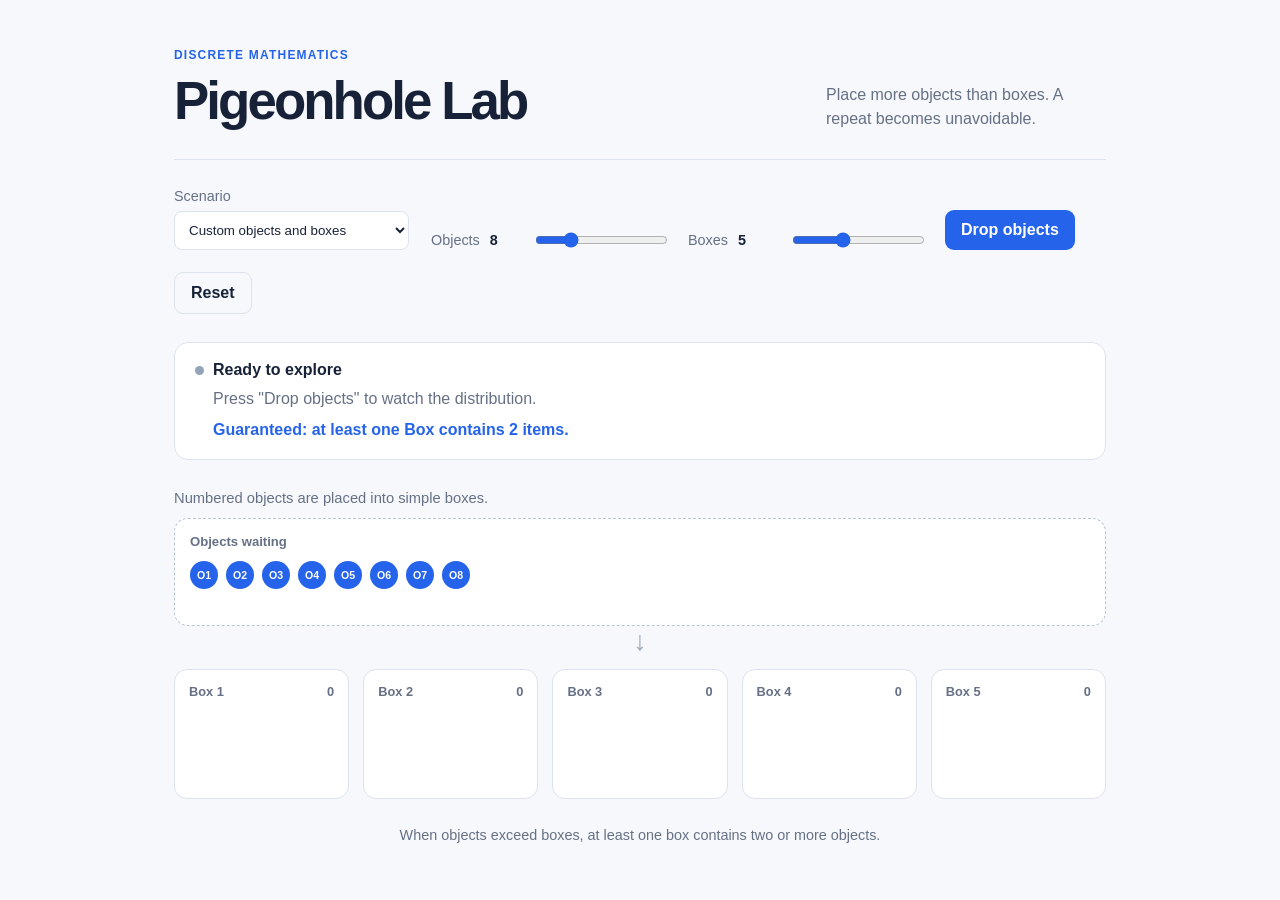
<file: index.html>
<!DOCTYPE html>
<html lang="en">
<head>
  <meta charset="UTF-8">
  <meta name="viewport" content="width=device-width, initial-scale=1.0">
  <title>Pigeonhole Lab</title>
  <link rel="stylesheet" href="style.css">
</head>
<body>
  <main class="app-shell">
    <header>
      <div><p class="eyebrow">Discrete mathematics</p><h1>Pigeonhole Lab</h1></div>
      <p class="header-copy">Place more objects than boxes. A repeat becomes unavoidable.</p>
    </header>
    <section class="controls" aria-label="Simulation controls">
      <label class="scenario-label">Scenario
        <select id="scenarioSelect">
          <option value="custom">Custom objects and boxes</option>
          <option value="students">Students and birth months</option>
          <option value="birthdays">Birthdays in a week</option>
          <option value="codes">Users and access codes</option>
        </select>
      </label>
      <label>Objects <output id="objectValue" for="objectRange">8</output><input id="objectRange" type="range" min="1" max="30" value="8"></label>
      <label>Boxes <output id="boxValue" for="boxRange">5</output><input id="boxRange" type="range" min="1" max="12" value="5"></label>
      <button id="dropButton" type="button">Drop objects</button><button id="resetButton" type="button" class="quiet">Reset</button>
    </section>
    <section class="status" aria-live="polite"><div><span id="statusDot"></span><strong id="statusTitle">Ready to explore</strong></div><p id="statusText">Press “Drop objects” to watch the distribution.</p><p id="guarantee"></p></section>
    <section class="simulation" aria-label="Objects being distributed into boxes">
      <p id="simulationCaption" class="simulation-caption"></p>
      <div class="object-tray"><p>Objects waiting</p><div id="waitingObjects" class="waiting-objects"></div></div>
      <div class="arrow" aria-hidden="true">↓</div><div id="boxGrid" class="box-grid"></div>
    </section>
    <p class="note">When objects exceed boxes, at least one box contains two or more objects.</p>
  </main>
  <script src="script.js"></script>
</body>
</html>
</file>
<file: style.css>
:root { --ink:#172238; --muted:#667085; --line:#dce3ed; --surface:#fff; --blue:#2563eb; --orange:#e66b2e; --orange-soft:#fff0e7; }
* { box-sizing:border-box; } body { margin:0; min-height:100vh; background:#f6f8fb; color:var(--ink); font-family:Inter,Segoe UI,Arial,sans-serif; } button,input { font:inherit; }
.app-shell { max-width:980px; margin:0 auto; padding:48px 24px 36px; } header { display:flex; justify-content:space-between; gap:24px; align-items:end; padding-bottom:28px; border-bottom:1px solid var(--line); }.eyebrow { color:var(--blue); font-size:.75rem; font-weight:750; letter-spacing:.1em; margin:0 0 8px; text-transform:uppercase; }h1 { font-size:clamp(2rem,5vw,3.3rem); letter-spacing:-.055em; margin:0; }.header-copy { color:var(--muted); max-width:280px; line-height:1.5; margin:0; }
.controls { display:flex; gap:22px; align-items:end; flex-wrap:wrap; padding:28px 0; }label { display:grid; grid-template-columns:auto 1fr auto; gap:10px; align-items:center; color:var(--muted); font-size:.9rem; min-width:235px; }.scenario-label { grid-template-columns:1fr; gap:7px; }select { border:1px solid var(--line); border-radius:8px; background:var(--surface); color:var(--ink); padding:10px; }output { color:var(--ink); font-weight:800; }input[type="range"] { accent-color:var(--blue); width:100%; }button { border:0; border-radius:9px; background:var(--blue); color:#fff; cursor:pointer; font-weight:750; padding:11px 16px; }button:hover { background:#1d4ed8; }button.quiet { background:transparent; border:1px solid var(--line); color:var(--ink); }button.quiet:hover { background:#eef2f7; }
.status { background:var(--surface); border:1px solid var(--line); border-radius:14px; padding:18px 20px; }.status > div { display:flex; align-items:center; gap:9px; }#statusDot { width:9px; height:9px; border-radius:50%; background:#94a3b8; }#statusDot.collision { background:var(--orange); }.status p { color:var(--muted); margin:8px 0 0 18px; line-height:1.45; }#guarantee { color:var(--blue); font-weight:700; }
.simulation { margin-top:30px; }.simulation-caption { color:var(--muted); font-size:.92rem; margin:0 0 12px; }.object-tray { background:var(--surface); border:1px dashed #b8c5d6; border-radius:14px; min-height:108px; padding:15px; }.object-tray p { color:var(--muted); font-size:.82rem; font-weight:700; margin:0 0 12px; }.waiting-objects,.box-objects { display:flex; flex-wrap:wrap; gap:8px; }.object { min-width:28px; height:28px; border-radius:50%; background:var(--blue); color:#fff; display:grid; place-items:center; font-size:.66rem; font-weight:800; padding:0 5px; transition:transform .28s ease, opacity .28s ease; }.object.moving { transform:translateY(15px); opacity:.25; }.arrow { color:#9aa8bb; font-size:27px; text-align:center; height:43px; }.box-grid { display:grid; grid-template-columns:repeat(auto-fit,minmax(135px,1fr)); gap:14px; }.box { background:var(--surface); border:1px solid var(--line); border-radius:13px; min-height:130px; padding:14px; transition:border-color .2s, background .2s, transform .2s; }.box.has-collision { background:var(--orange-soft); border-color:#f4aa84; transform:translateY(-3px); }.box-head { display:flex; justify-content:space-between; color:var(--muted); font-size:.8rem; font-weight:700; margin-bottom:13px; }.box.has-collision .box-head b { color:#bd4d1b; }.box-grid.students { grid-template-columns:repeat(4, minmax(0, 1fr)); }.box-grid.students .box { min-height:92px; border-top:4px solid #2563eb; }.box-grid.students .object { border-radius:7px; background:#356fd6; }.box-grid.birthdays { grid-template-columns:repeat(7, minmax(0, 1fr)); gap:8px; }.box-grid.birthdays .box { min-height:145px; padding:11px 8px; border-radius:50px 50px 13px 13px; }.box-grid.birthdays .box-head { display:block; text-align:center; }.box-grid.birthdays .box-head b { display:block; margin-top:5px; }.box-grid.birthdays .box-objects { justify-content:center; }.box-grid.birthdays .object { background:#7c4fc7; }.box-grid.codes { grid-template-columns:repeat(5, minmax(0, 1fr)); }.box-grid.codes .box { min-height:105px; border-radius:6px; }.box-grid.codes .box-head span { font-family:Consolas,monospace; font-size:.72rem; }.box-grid.codes .object { border-radius:4px; background:#0f766e; }.note { color:var(--muted); font-size:.9rem; margin:28px 0 0; text-align:center; }
@media (max-width:650px) { .app-shell { padding:30px 17px; } header { display:block; } .header-copy { margin-top:12px; } .controls { display:grid; gap:16px; } label { min-width:0; } .controls button { width:100%; } .box-grid.students { grid-template-columns:repeat(3, minmax(0, 1fr)); } .box-grid.birthdays { grid-template-columns:repeat(4, minmax(0, 1fr)); } .box-grid.codes { grid-template-columns:repeat(3, minmax(0, 1fr)); } } @media (prefers-reduced-motion:reduce) { .object,.box { transition:none; } }
</file>
